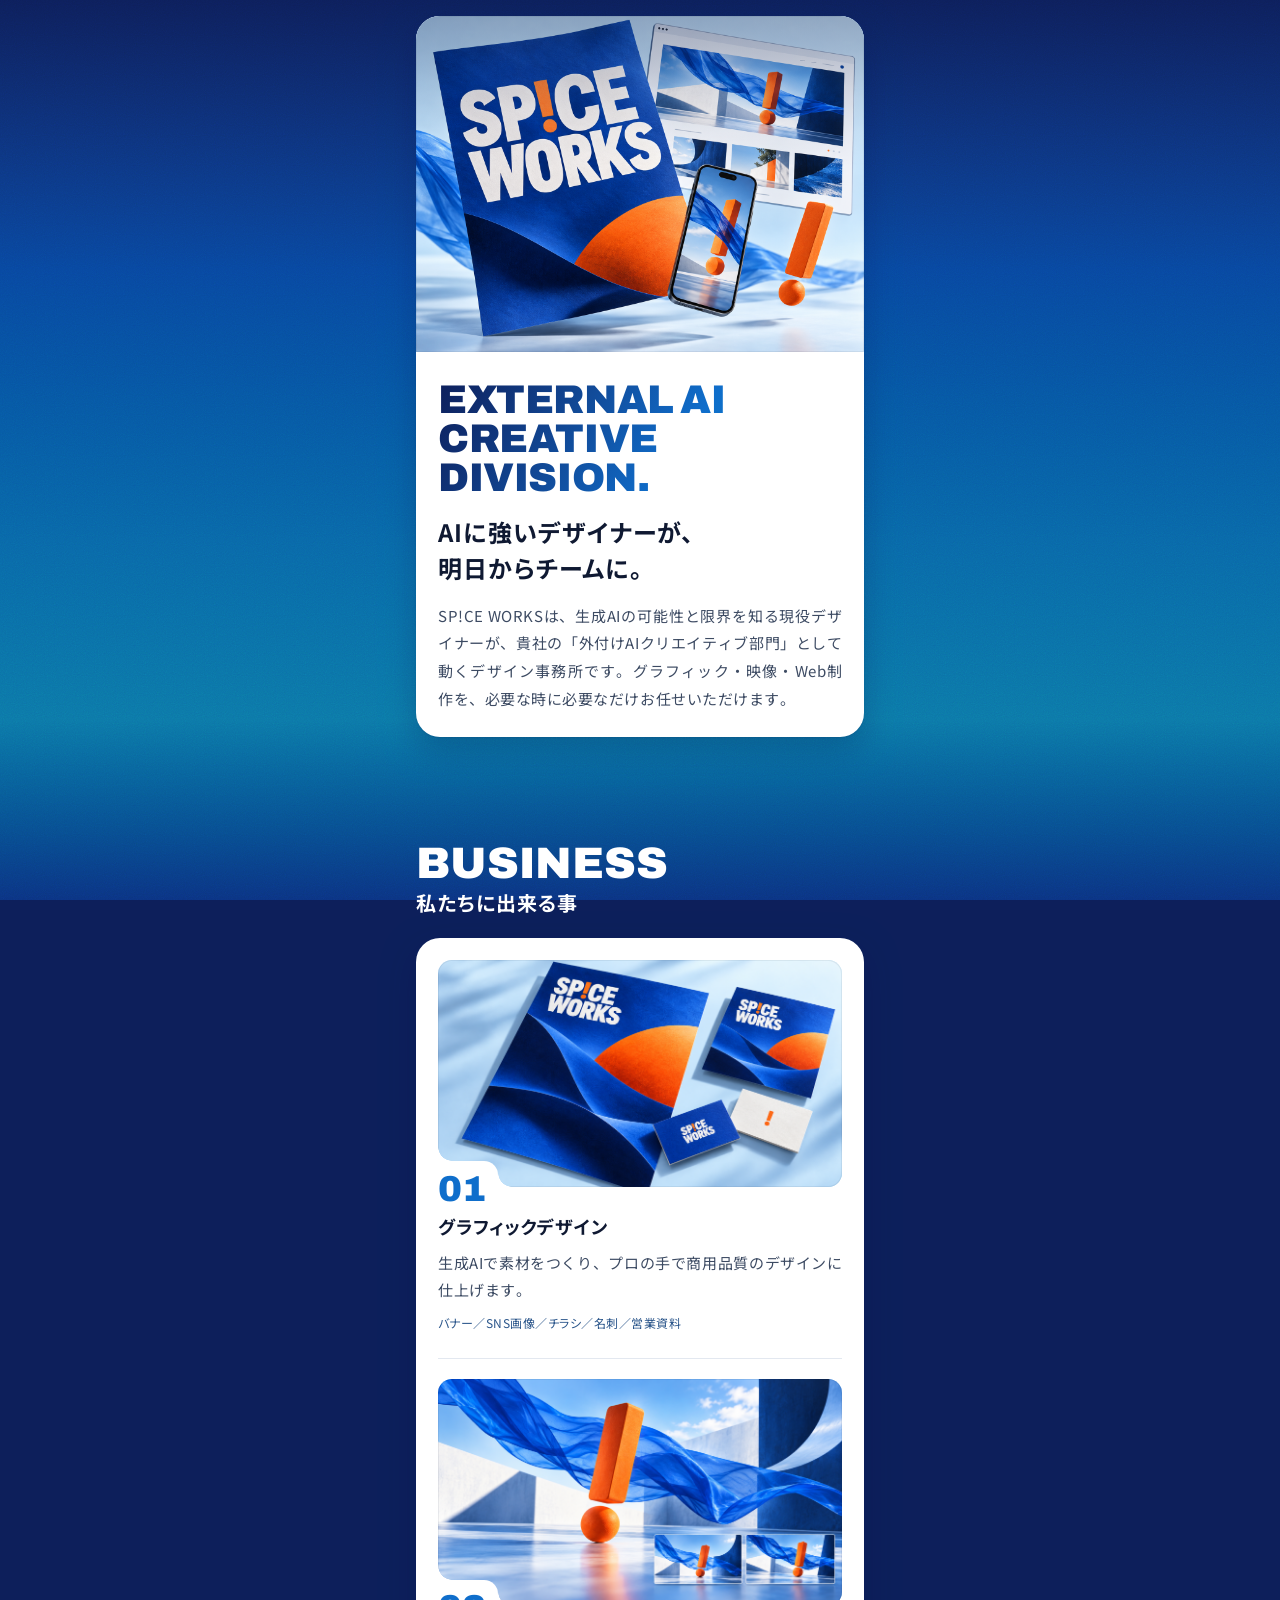
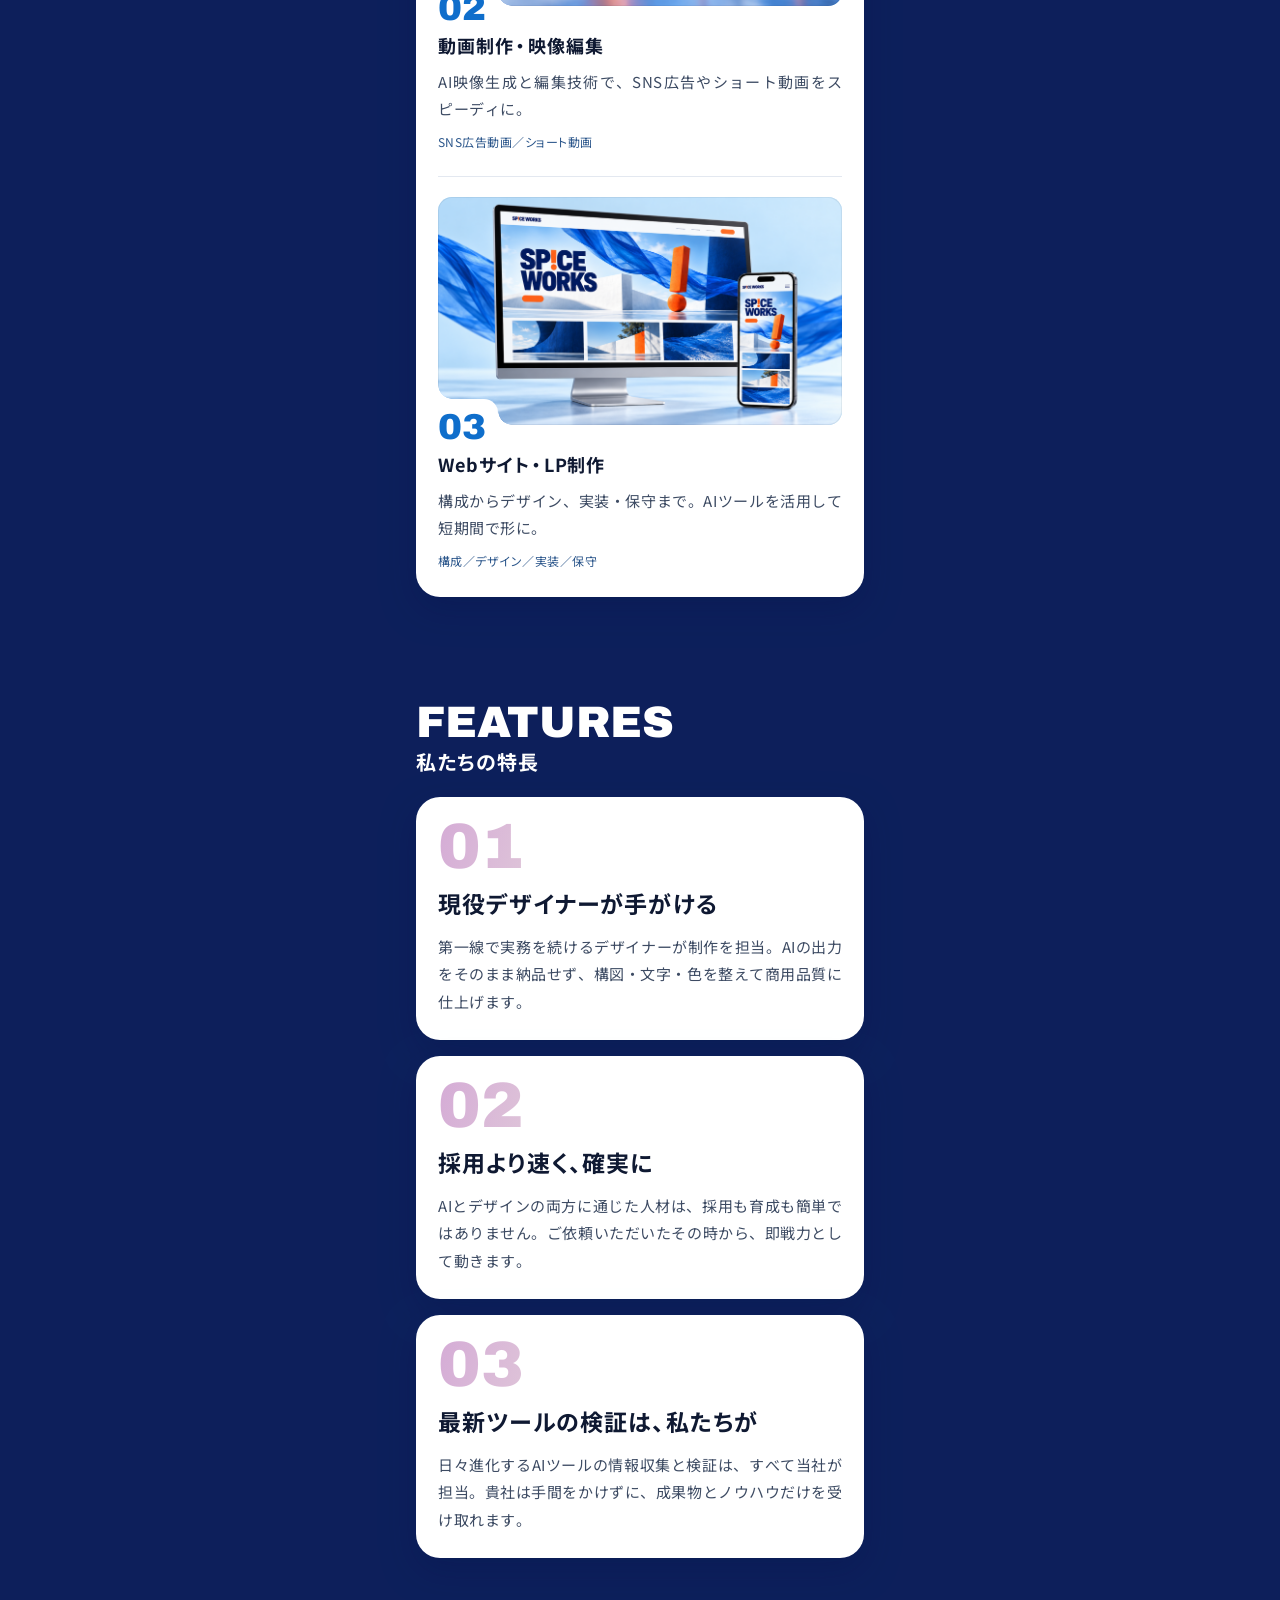
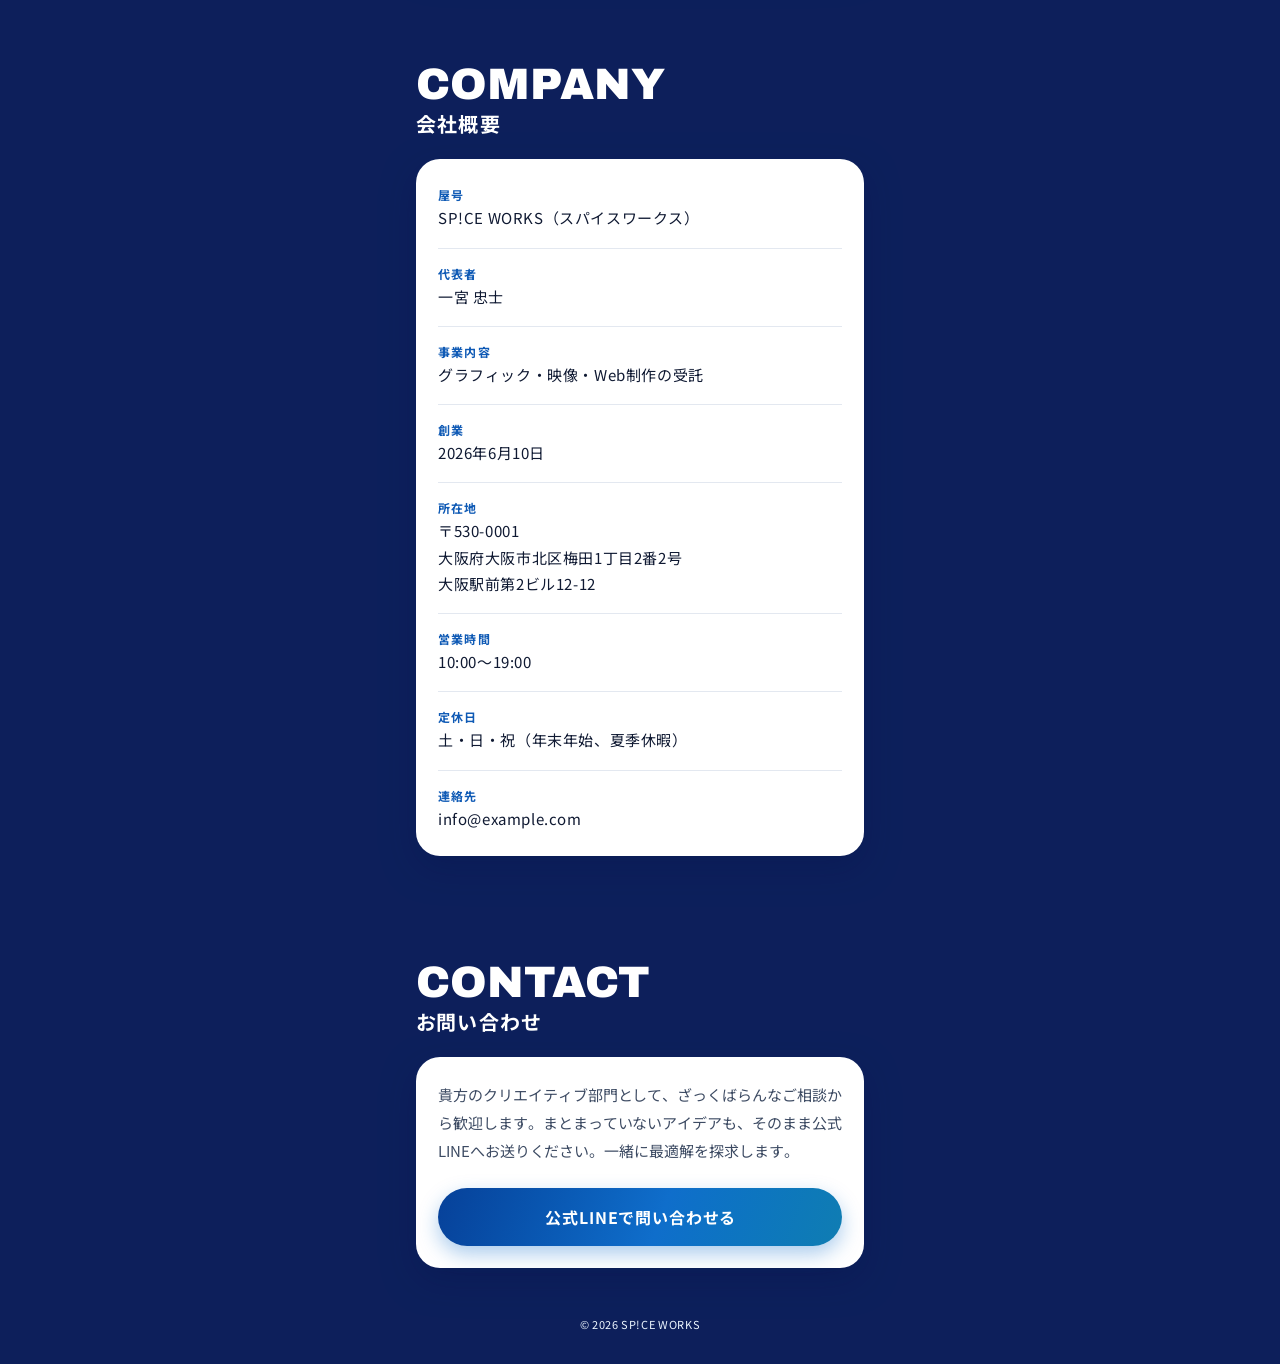
<file: index.html>
<!DOCTYPE html>
<html lang="ja">
<head>
<meta charset="utf-8">
<meta name="viewport" content="width=device-width, initial-scale=1, viewport-fit=cover">
<title>SP!CE WORKS（スパイスワークス）｜生成AIを活用したデザイン・映像・Web制作｜大阪</title>
<meta name="description" content="SP!CE WORKS（スパイスワークス）は、大阪・梅田のデザイン事務所です。生成AIの可能性と限界を知る現役デザイナーが、貴社の「外付けAIクリエイティブ部門」として画像・映像・Web制作を承ります。">
<meta name="theme-color" content="#0d1f5b"><!-- 背景上端 --navy-900 と同色。ブラウザの UI と背景を地続きに -->
<meta name="color-scheme" content="only light"><!-- 端末側の強制ダークモードで配色が反転するのを防ぐ -->
<link rel="canonical" href="https://example.com/">

<meta property="og:type" content="website">
<meta property="og:site_name" content="SP!CE WORKS">
<meta property="og:title" content="SP!CE WORKS（スパイスワークス）｜外付けAIクリエイティブ部門">
<meta property="og:description" content="生成AIの可能性と限界を知る現役デザイナーが、貴社の「外付けAIクリエイティブ部門」として画像・映像・Web制作を承ります。大阪・梅田。">
<meta property="og:url" content="https://example.com/">
<!-- TODO: ロゴと社名入りのOGP画像（1200×630）を用意して差し替え -->
<meta property="og:image" content="https://example.com/assets/img/ogp.png">
<meta name="twitter:card" content="summary_large_image">

<link rel="preconnect" href="https://fonts.googleapis.com">
<link rel="preconnect" href="https://fonts.gstatic.com" crossorigin>
<link href="https://fonts.googleapis.com/css2?family=Archivo:wght@800;900&family=Noto+Sans+JP:wght@400;700&family=JetBrains+Mono:wght@400&display=swap" rel="stylesheet">
<link rel="stylesheet" href="assets/css/style.css">
<script src="assets/js/main.js" defer></script>
</head>
<body>
<div class="bg" aria-hidden="true"></div>

<main class="main" id="top">

  <!-- ① ファーストビュー -->
  <section class="card hero js-fade">
    <div class="hero-visual">
      <!-- 左上はロゴが重なるので、主題は中央〜右下に置く（ずれる場合は img に style="--focus: 70% 50%" で調整） -->
      <div class="media media--hero">
        <img src="assets/image/H01_hero_v01.png" alt="" width="1448" height="1086" fetchpriority="high">
      </div>
      <p class="hero-logo" lang="en" hidden>SP!CE WORKS</p>
    </div>
    <div class="hero-body">
      <p class="hero-en" lang="en">EXTERNAL AI CREATIVE DIVISION.</p>
      <h1 class="hero-catch">AIに強い<wbr>デザイナーが、<br>明日から<wbr>チームに。</h1>
      <p class="text"><span class="nowrap" lang="en">SP!CE WORKS</span>は、生成AIの可能性と限界を知る現役デザイナーが、貴社の「外付けAIクリエイティブ部門」として動くデザイン事務所です。グラフィック・映像・Web制作を、必要な時に必要なだけお任せいただけます。</p>
    </div>
  </section>

  <!-- ② 事業内容
       画像：<img src="…" alt="…" width="1280" height="720" loading="lazy" decoding="async">
       左下は番号タブが重なる -->
  <section class="section" id="business" aria-labelledby="business-title">
    <div class="section-head">
      <h2 class="section-en" id="business-title" lang="en">BUSINESS</h2>
      <p class="section-ja">私たちに<wbr>出来る事</p>
    </div>
    <div class="card business js-fade">
      <ul class="services">
        <li class="service">
          <div class="media media--service"><img src="assets/image/B01_graphic_v01.png" alt="グラフィックデザインのイメージ" width="1672" height="941" loading="lazy" decoding="async"></div>
          <h3 class="service-head"><span class="num num--md num-tab">01</span><span class="service-title">グラフィック<wbr>デザイン</span></h3>
          <p class="text text--tight">生成AIで素材をつくり、プロの手で商用品質のデザインに仕上げます。</p>
          <p class="service-items">バナー／<wbr>SNS画像／<wbr>チラシ／<wbr>名刺／<wbr>営業資料</p>
        </li>
        <li class="service">
          <div class="media media--service"><img src="assets/image/B02_video_v01.png" alt="動画制作・映像編集のイメージ" width="1672" height="941" loading="lazy" decoding="async"></div>
          <h3 class="service-head"><span class="num num--md num-tab">02</span><span class="service-title">動画制作<span class="mid">・</span><wbr>映像編集</span></h3>
          <p class="text text--tight">AI映像生成と編集技術で、SNS広告やショート動画をスピーディに。</p>
          <p class="service-items">SNS広告動画／<wbr>ショート動画</p>
        </li>
        <li class="service">
          <div class="media media--service"><img src="assets/image/B03_web_v01.png" alt="Webサイト・LP制作のイメージ" width="1672" height="941" loading="lazy" decoding="async"></div>
          <h3 class="service-head"><span class="num num--md num-tab">03</span><span class="service-title">Webサイト<span class="mid">・</span><wbr>LP制作</span></h3>
          <p class="text text--tight">構成からデザイン、実装・保守まで。AIツールを活用して短期間で形に。</p>
          <p class="service-items">構成／<wbr>デザイン／<wbr>実装／<wbr>保守</p>
        </li>
      </ul>
      <!-- <div class="order">
        <p class="order-en" lang="en">HOW TO ORDER</p>
        <h3 class="order-title">1点からご依頼いただけます</h3>
        <p class="order-text">社内のデザイナーに頼むように、必要な時に1点からご依頼いただけます。</p>
      </div> -->
    </div>
  </section>

  <!-- ③ 私たちの特長
       文字主体版：.features--text を付けると画像を隠し、大きな番号を主役にする。
       外せば写真版（画像の左下に番号タブが重なる）に戻る。
       画像：<img src="…" alt="…" width="1440" height="960" loading="lazy" decoding="async"> -->
  <section class="section" id="features" aria-labelledby="features-title">
    <div class="section-head">
      <h2 class="section-en" id="features-title" lang="en">FEATURES</h2>
      <p class="section-ja">私たちの特長</p>
    </div>
    <ol class="features features--text">
      <li class="card feature js-fade">
        <div class="media media--feature"><img src="assets/image/F01_designer_v01.png" alt="" width="1536" height="1024" loading="lazy" decoding="async"></div>
        <div class="feature-body">
          <span class="num num--lg num-tab" aria-hidden="true">01</span>
          <h3 class="feature-title">現役<wbr>デザイナーが<wbr>手がける</h3>
          <p class="text">第一線で実務を続けるデザイナーが制作を担当。AIの出力をそのまま納品せず、構図・文字・色を整えて商用品質に仕上げます。</p>
        </div>
      </li>
      <li class="card feature js-fade">
        <div class="media media--feature"><img src="assets/image/F02_team_v01.png" alt="" width="1536" height="1024" loading="lazy" decoding="async"></div>
        <div class="feature-body">
          <span class="num num--lg num-tab" aria-hidden="true">02</span>
          <h3 class="feature-title">採用より<wbr>速く、<wbr>確実に</h3>
          <p class="text">AIとデザインの両方に通じた人材は、採用も育成も簡単ではありません。ご依頼いただいたその時から、即戦力として動きます。</p>
        </div>
      </li>
      <li class="card feature js-fade">
        <div class="media media--feature"><img src="assets/image/F03_validation_v01.png" alt="" width="1536" height="1024" loading="lazy" decoding="async"></div>
        <div class="feature-body">
          <span class="num num--lg num-tab" aria-hidden="true">03</span>
          <h3 class="feature-title">最新ツールの<wbr>検証は、<wbr>私たちが</h3>
          <p class="text">日々進化するAIツールの情報収集と検証は、すべて当社が担当。貴社は手間をかけずに、成果物とノウハウだけを受け取れます。</p>
        </div>
      </li>
    </ol>
  </section>

  <!-- ④ 会社概要 -->
  <section class="section" id="company" aria-labelledby="company-title">
    <div class="section-head">
      <h2 class="section-en" id="company-title" lang="en">COMPANY</h2>
      <p class="section-ja">会社概要</p>
    </div>
    <div class="card company js-fade">
      <dl class="company-list">
        <div class="company-row"><dt>屋号</dt><dd><span class="nowrap" lang="en">SP!CE WORKS</span>（スパイスワークス）</dd></div>
        <div class="company-row"><dt>代表者</dt><dd class="nowrap">一宮 忠士</dd></div>
        <div class="company-row"><dt>事業内容</dt><dd>グラフィック・映像・<wbr>Web制作の<wbr>受託</dd></div>
        <div class="company-row"><dt>創業</dt><dd>2026年6月10日</dd></div>
        <div class="company-row">
          <dt>所在地</dt>
          <dd>
            <span class="postal">〒530-0001</span><br>
            大阪府大阪市北区<wbr>梅田1丁目2番2号<br>
            大阪駅前第2ビル<span class="nowrap">12-12</span>
            <!-- <a class="map-link" href="https://www.google.com/maps/search/?api=1&amp;query=%E5%A4%A7%E9%98%AA%E5%BA%9C%E5%A4%A7%E9%98%AA%E5%B8%82%E5%8C%97%E5%8C%BA%E6%A2%85%E7%94%B01%E4%B8%81%E7%9B%AE2%E7%95%AA2%E5%8F%B7%20%E5%A4%A7%E9%98%AA%E9%A7%85%E5%89%8D%E7%AC%AC2%E3%83%93%E3%83%AB" target="_blank" rel="noopener"><span>Googleマップで見る</span><span aria-hidden="true">↗</span></a> -->
          </dd>
        </div>
        <div class="company-row"><dt>営業時間</dt><dd>10:00〜19:00</dd></div>
        <div class="company-row"><dt>定休日</dt><dd>土・日・祝<wbr>（年末年始、<wbr>夏季休暇）</dd></div>
        <div class="company-row"><dt>連絡先</dt><dd lang="en">info@example.com</dd></div>
      </dl>
    </div>
  </section>

  <!-- ⑤ お問い合わせ -->
  <section class="section" id="contact" aria-labelledby="contact-title">
    <div class="section-head">
      <h2 class="section-en" id="contact-title" lang="en">CONTACT</h2>
      <p class="section-ja">お問い合わせ</p>
    </div>
    <div class="card contact js-fade">
      <p class="text">貴方のクリエイティブ部門として、ざっくばらんなご相談から歓迎します。まとまっていないアイデアも、そのまま公式LINEへお送りください。一緒に最適解を探求します。</p>
      <div class="contact-actions">
        <!-- TODO: 公式LINEのURLは公開前に本番用へ差し替え -->
        <a class="btn btn--primary" href="https://line.me/R/ti/p/@example" target="_blank" rel="noopener">公式LINEで<wbr>問い合わせる</a>
      </div>
    </div>
  </section>

</main>

<footer class="footer">
  <!-- <span class="footer-logo">SP!CE WORKS</span> -->
  <small class="footer-copy" lang="en">© 2026 SP!CE WORKS</small>
</footer>
</body>
</html>
</file>
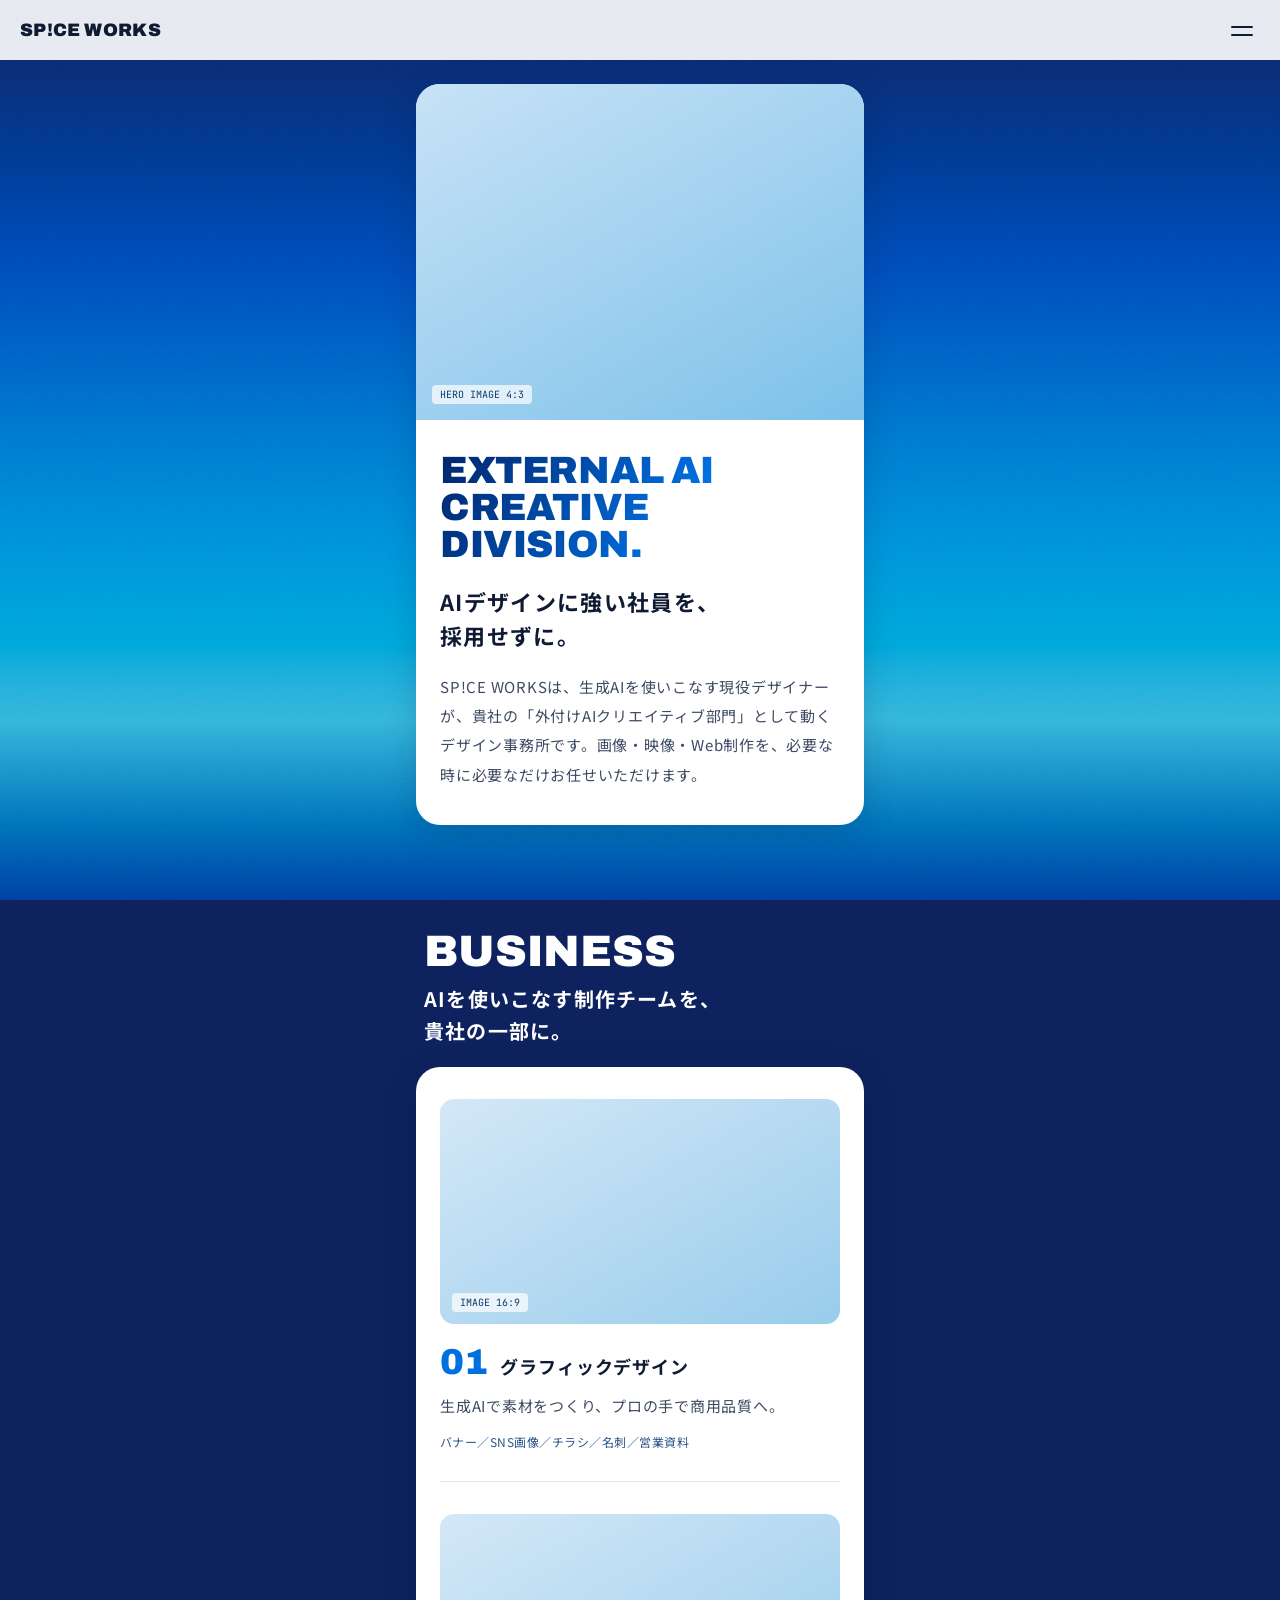
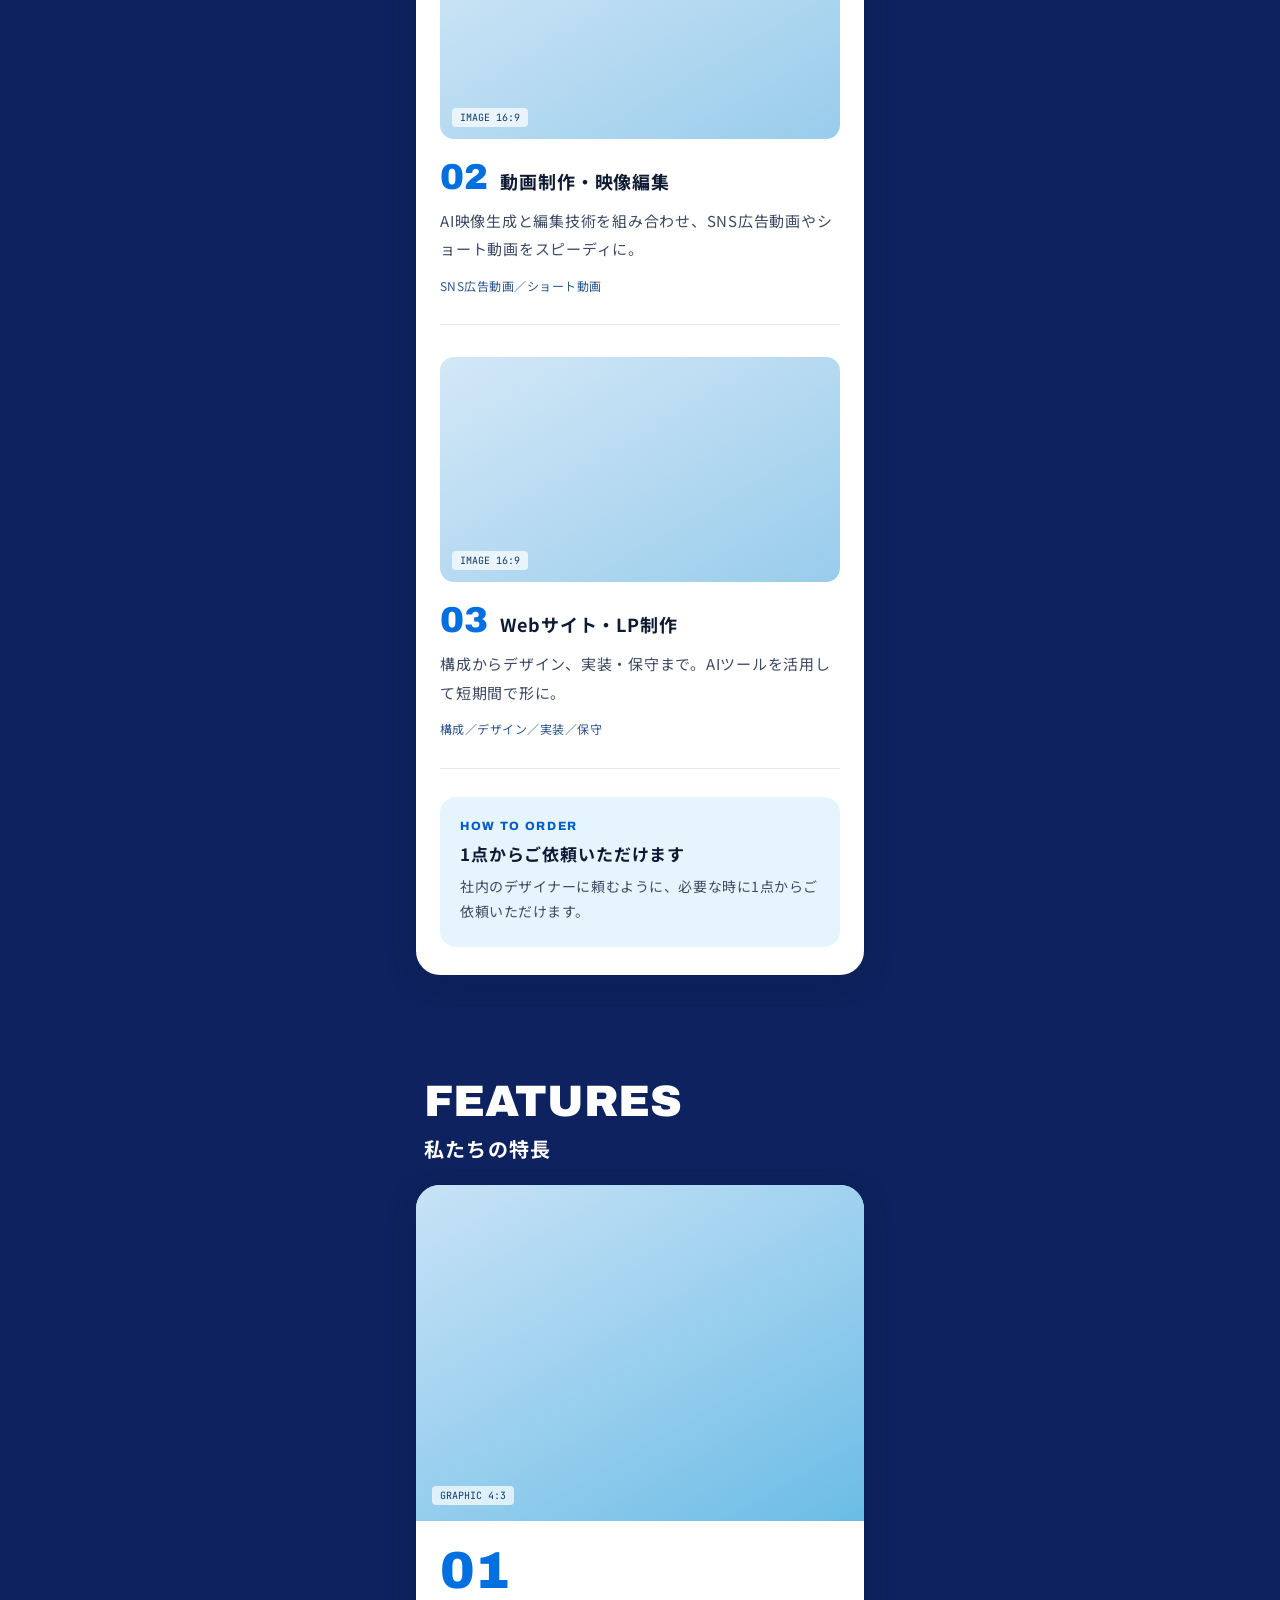
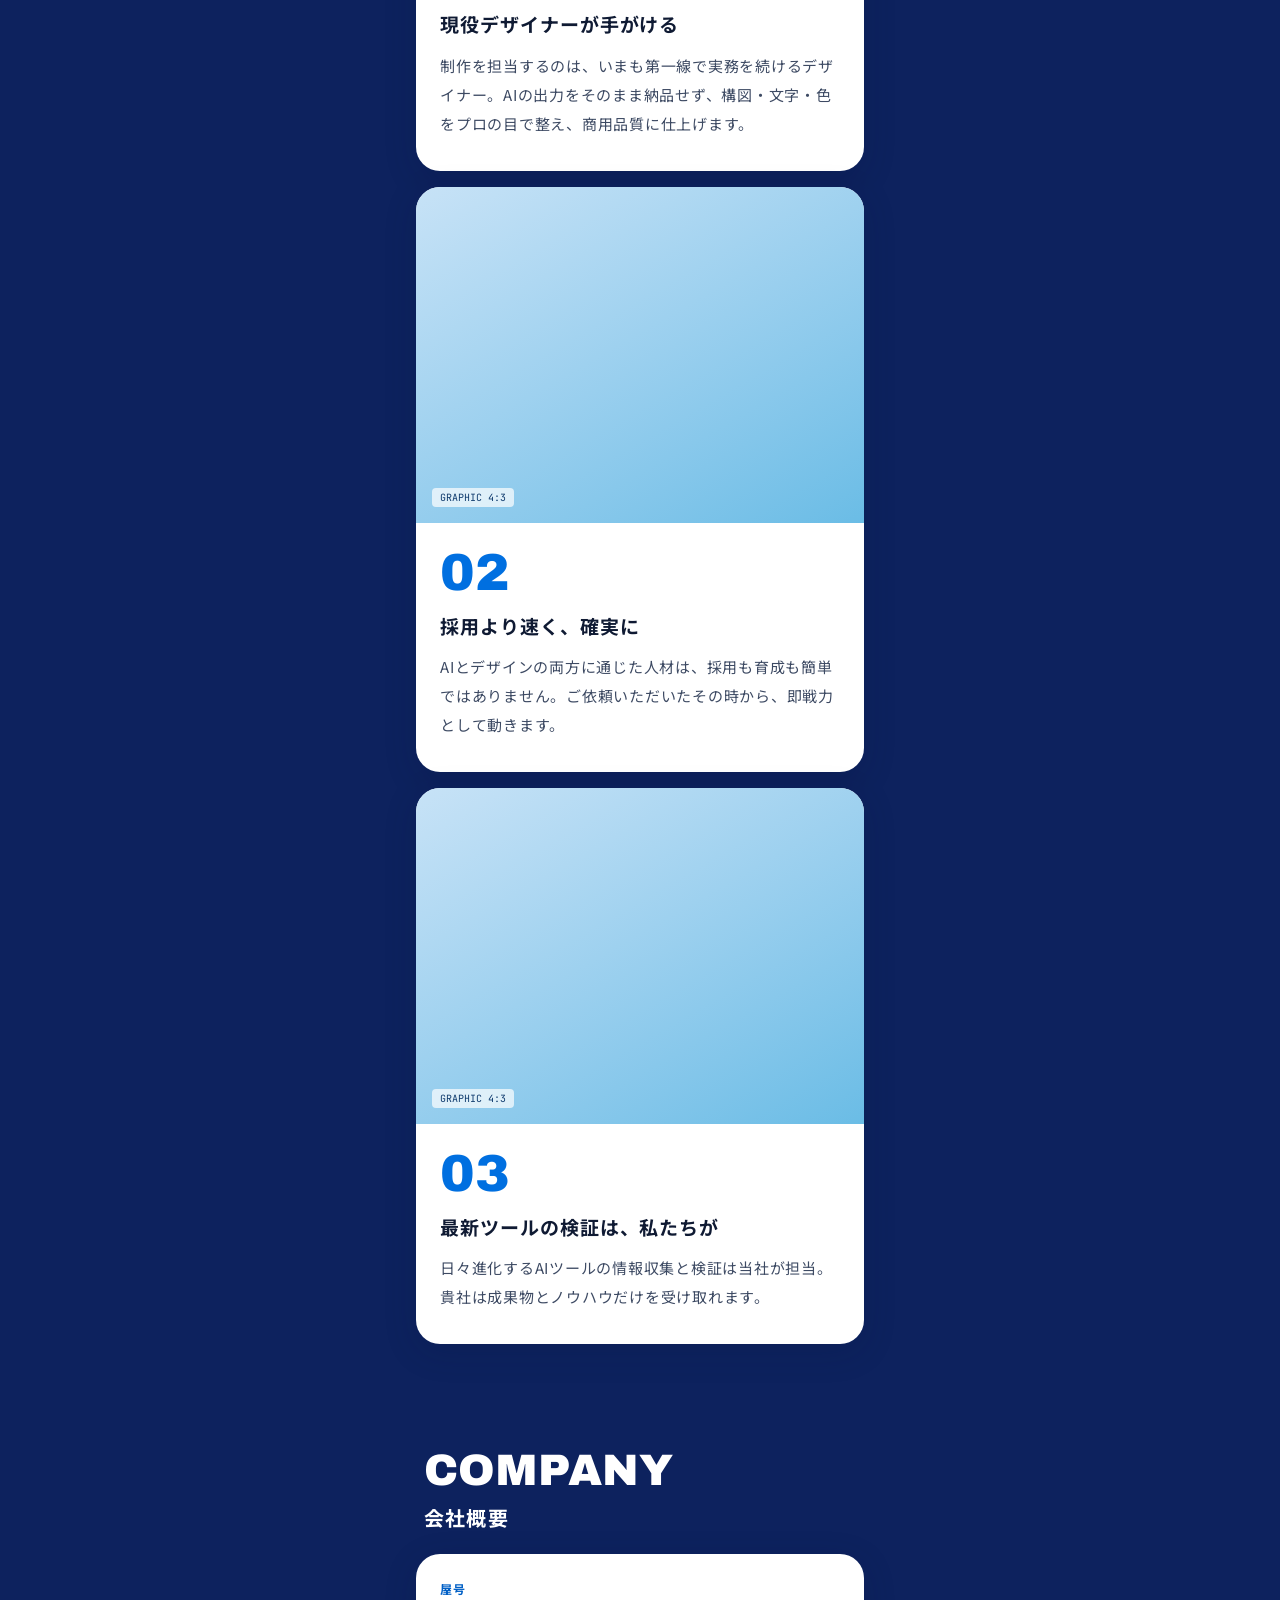
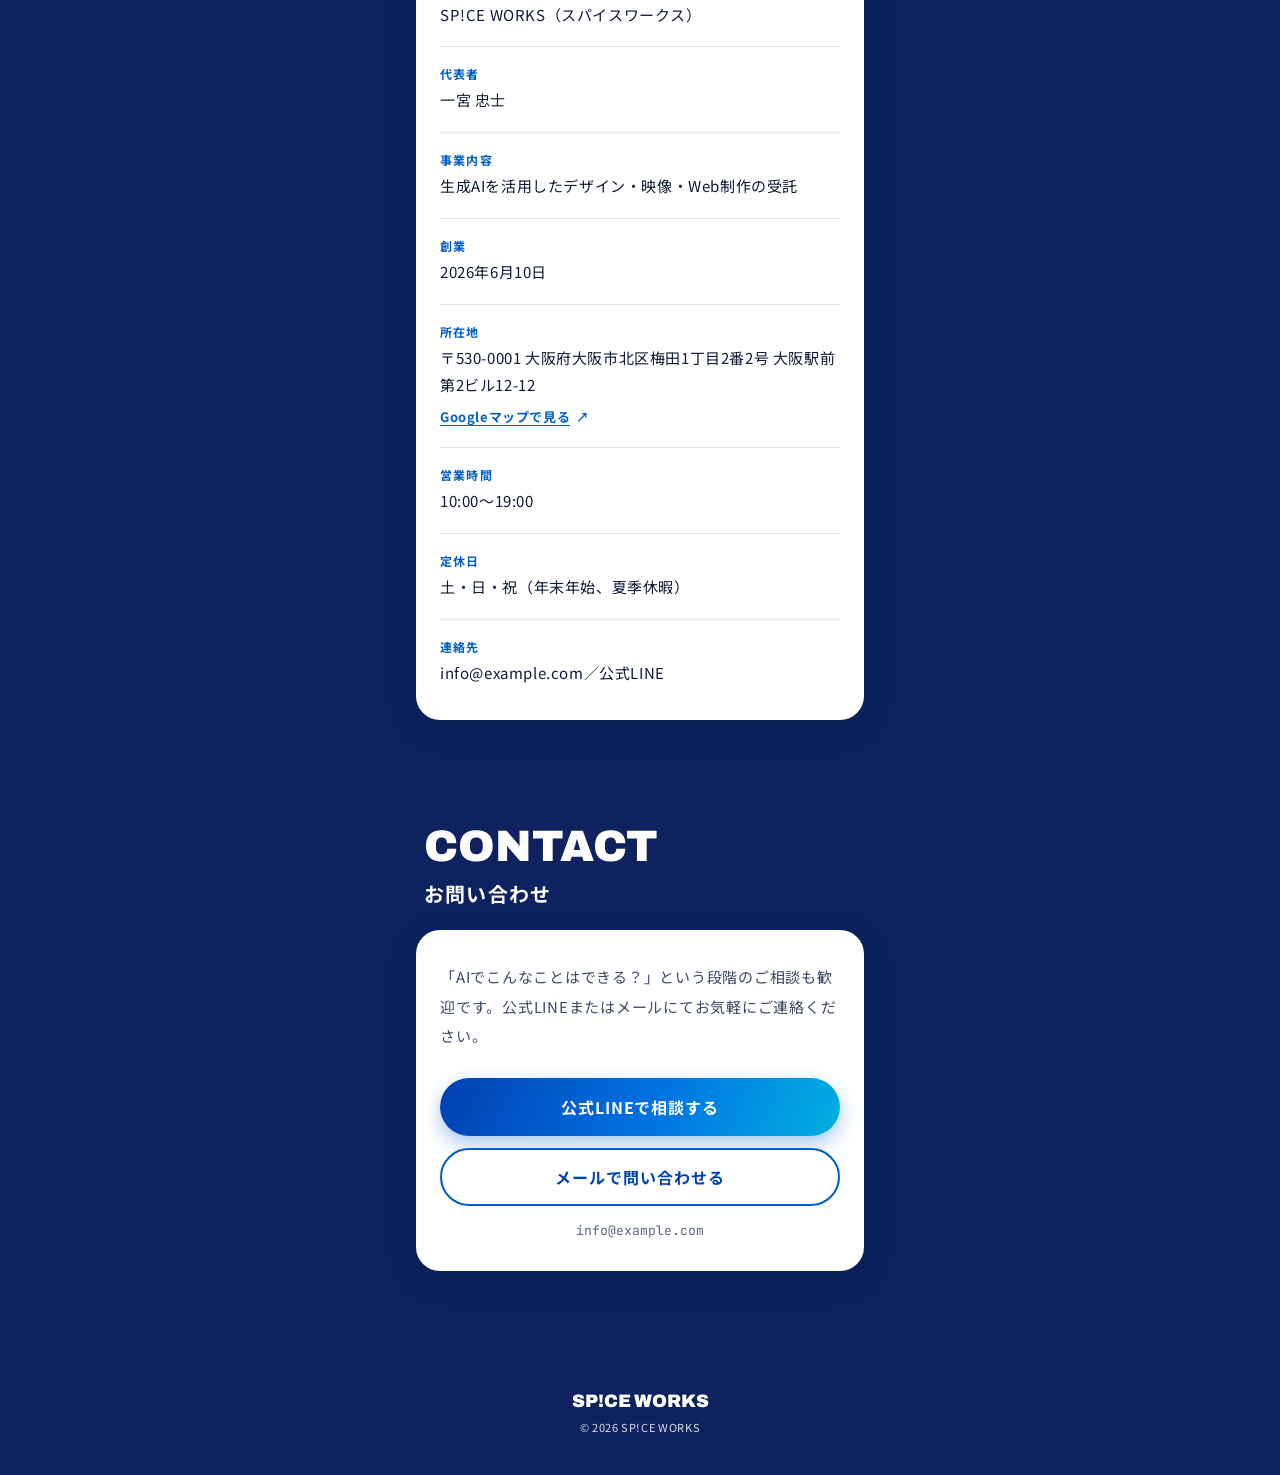
<file: docs/index.html>
<!DOCTYPE html>
<html lang="ja">
<head>
<meta charset="utf-8">
<meta name="viewport" content="width=device-width, initial-scale=1, viewport-fit=cover">
<title>SP!CE WORKS（スパイスワークス）｜生成AIを活用したデザイン・映像・Web制作｜大阪</title>
<meta name="description" content="SP!CE WORKS（スパイスワークス）は、大阪・梅田のデザイン事務所です。生成AIを使いこなす現役デザイナーが、貴社の「外付けAIクリエイティブ部門」として画像・映像・Web制作を承ります。">
<meta name="theme-color" content="#1c2a6b">
<link rel="canonical" href="https://example.com/">

<meta property="og:type" content="website">
<meta property="og:site_name" content="SP!CE WORKS">
<meta property="og:title" content="SP!CE WORKS（スパイスワークス）｜外付けAIクリエイティブ部門">
<meta property="og:description" content="生成AIを使いこなす現役デザイナーが、貴社の「外付けAIクリエイティブ部門」として画像・映像・Web制作を承ります。大阪・梅田。">
<meta property="og:url" content="https://example.com/">
<!-- TODO: ロゴと社名入りのOGP画像（1200×630）を用意して差し替え -->
<meta property="og:image" content="https://example.com/assets/img/ogp.png">
<meta name="twitter:card" content="summary_large_image">

<link rel="preconnect" href="https://fonts.googleapis.com">
<link rel="preconnect" href="https://fonts.gstatic.com" crossorigin>
<link href="https://fonts.googleapis.com/css2?family=Archivo:wght@800;900&family=Noto+Sans+JP:wght@400;700&family=JetBrains+Mono:wght@400&display=swap" rel="stylesheet">
<link rel="stylesheet" href="assets/css/style.css">
<script src="assets/js/main.js" defer></script>
</head>
<body>
<div class="bg" aria-hidden="true"></div>

<header class="header">
  <a class="logo" href="#top" aria-label="SP!CE WORKS トップへ">SP!CE WORKS</a>
  <button class="menu-btn" type="button" aria-controls="global-nav" aria-expanded="false" aria-label="メニューを開く">
    <span></span><span></span>
  </button>
</header>

<nav class="nav" id="global-nav" aria-label="グローバルナビゲーション" hidden>
  <ul>
    <li><a href="#business"><span class="nav-en">BUSINESS</span><span class="nav-ja">事業内容</span></a></li>
    <li><a href="#features"><span class="nav-en">FEATURES</span><span class="nav-ja">私たちの特長</span></a></li>
    <li><a href="#company"><span class="nav-en">COMPANY</span><span class="nav-ja">会社概要</span></a></li>
    <li><a href="#contact"><span class="nav-en">CONTACT</span><span class="nav-ja">お問い合わせ</span></a></li>
  </ul>
</nav>

<main class="main" id="top">

  <!-- ① ファーストビュー -->
  <section class="card hero js-fade">
    <div class="ph ph--hero" role="img" aria-label="イメージ画像">
      <span class="ph-label">HERO IMAGE 4:3</span>
    </div>
    <div class="hero-body">
      <p class="hero-en" lang="en">EXTERNAL AI CREATIVE DIVISION.</p>
      <h1 class="hero-catch">AIデザインに強い社員を、<br>採用せずに。</h1>
      <p class="text">SP!CE WORKSは、生成AIを使いこなす現役デザイナーが、貴社の「外付けAIクリエイティブ部門」として動くデザイン事務所です。画像・映像・Web制作を、必要な時に必要なだけお任せいただけます。</p>
    </div>
  </section>

  <!-- ② 事業内容 -->
  <section class="section" id="business" aria-labelledby="business-title">
    <div class="section-head">
      <h2 class="section-en" id="business-title" lang="en">BUSINESS</h2>
      <p class="section-ja">AIを使いこなす制作チームを、<br>貴社の一部に。</p>
    </div>
    <div class="card business js-fade">
      <ul class="services">
        <li class="service">
          <div class="ph ph--service" role="img" aria-label="グラフィックデザインのイメージ"><span class="ph-label">IMAGE 16:9</span></div>
          <h3 class="service-head"><span class="num num--md">01</span><span class="service-title">グラフィックデザイン</span></h3>
          <p class="text text--tight">生成AIで素材をつくり、プロの手で商用品質へ。</p>
          <p class="service-items">バナー／SNS画像／チラシ／名刺／営業資料</p>
        </li>
        <li class="service">
          <div class="ph ph--service" role="img" aria-label="動画制作・映像編集のイメージ"><span class="ph-label">IMAGE 16:9</span></div>
          <h3 class="service-head"><span class="num num--md">02</span><span class="service-title">動画制作・映像編集</span></h3>
          <p class="text text--tight">AI映像生成と編集技術を組み合わせ、SNS広告動画やショート動画をスピーディに。</p>
          <p class="service-items">SNS広告動画／ショート動画</p>
        </li>
        <li class="service">
          <div class="ph ph--service" role="img" aria-label="Webサイト・LP制作のイメージ"><span class="ph-label">IMAGE 16:9</span></div>
          <h3 class="service-head"><span class="num num--md">03</span><span class="service-title">Webサイト・LP制作</span></h3>
          <p class="text text--tight">構成からデザイン、実装・保守まで。AIツールを活用して短期間で形に。</p>
          <p class="service-items">構成／デザイン／実装／保守</p>
        </li>
      </ul>
      <div class="order">
        <p class="order-en" lang="en">HOW TO ORDER</p>
        <h3 class="order-title">1点からご依頼いただけます</h3>
        <p class="order-text">社内のデザイナーに頼むように、必要な時に1点からご依頼いただけます。</p>
      </div>
    </div>
  </section>

  <!-- ③ 私たちの特長 -->
  <section class="section" id="features" aria-labelledby="features-title">
    <div class="section-head">
      <h2 class="section-en" id="features-title" lang="en">FEATURES</h2>
      <p class="section-ja">私たちの特長</p>
    </div>
    <ol class="features">
      <li class="card feature js-fade">
        <div class="ph ph--feature" role="img" aria-label="イメージグラフィック"><span class="ph-label">GRAPHIC 4:3</span></div>
        <div class="feature-body">
          <span class="num num--lg" aria-hidden="true">01</span>
          <h3 class="feature-title">現役デザイナーが手がける</h3>
          <p class="text">制作を担当するのは、いまも第一線で実務を続けるデザイナー。AIの出力をそのまま納品せず、構図・文字・色をプロの目で整え、商用品質に仕上げます。</p>
        </div>
      </li>
      <li class="card feature js-fade">
        <div class="ph ph--feature" role="img" aria-label="イメージグラフィック"><span class="ph-label">GRAPHIC 4:3</span></div>
        <div class="feature-body">
          <span class="num num--lg" aria-hidden="true">02</span>
          <h3 class="feature-title">採用より速く、確実に</h3>
          <p class="text">AIとデザインの両方に通じた人材は、採用も育成も簡単ではありません。ご依頼いただいたその時から、即戦力として動きます。</p>
        </div>
      </li>
      <li class="card feature js-fade">
        <div class="ph ph--feature" role="img" aria-label="イメージグラフィック"><span class="ph-label">GRAPHIC 4:3</span></div>
        <div class="feature-body">
          <span class="num num--lg" aria-hidden="true">03</span>
          <h3 class="feature-title">最新ツールの検証は、私たちが</h3>
          <p class="text">日々進化するAIツールの情報収集と検証は当社が担当。貴社は成果物とノウハウだけを受け取れます。</p>
        </div>
      </li>
    </ol>
  </section>

  <!-- ④ 会社概要 -->
  <section class="section" id="company" aria-labelledby="company-title">
    <div class="section-head">
      <h2 class="section-en" id="company-title" lang="en">COMPANY</h2>
      <p class="section-ja">会社概要</p>
    </div>
    <div class="card company js-fade">
      <dl class="company-list">
        <div class="company-row"><dt>屋号</dt><dd>SP!CE WORKS（スパイスワークス）</dd></div>
        <div class="company-row"><dt>代表者</dt><dd>一宮 忠士</dd></div>
        <div class="company-row"><dt>事業内容</dt><dd>生成AIを活用したデザイン・映像・Web制作の受託</dd></div>
        <div class="company-row"><dt>創業</dt><dd>2026年6月10日</dd></div>
        <div class="company-row">
          <dt>所在地</dt>
          <dd>
            〒530-0001 大阪府大阪市北区梅田1丁目2番2号 大阪駅前第2ビル12-12
            <a class="map-link" href="https://www.google.com/maps/search/?api=1&amp;query=%E5%A4%A7%E9%98%AA%E5%BA%9C%E5%A4%A7%E9%98%AA%E5%B8%82%E5%8C%97%E5%8C%BA%E6%A2%85%E7%94%B01%E4%B8%81%E7%9B%AE2%E7%95%AA2%E5%8F%B7%20%E5%A4%A7%E9%98%AA%E9%A7%85%E5%89%8D%E7%AC%AC2%E3%83%93%E3%83%AB" target="_blank" rel="noopener"><span>Googleマップで見る</span><span aria-hidden="true">↗</span></a>
          </dd>
        </div>
        <div class="company-row"><dt>営業時間</dt><dd>10:00〜19:00</dd></div>
        <div class="company-row"><dt>定休日</dt><dd>土・日・祝（年末年始、夏季休暇）</dd></div>
        <div class="company-row"><dt>連絡先</dt><dd>info@example.com／公式LINE</dd></div>
      </dl>
    </div>
  </section>

  <!-- ⑤ お問い合わせ -->
  <section class="section" id="contact" aria-labelledby="contact-title">
    <div class="section-head">
      <h2 class="section-en" id="contact-title" lang="en">CONTACT</h2>
      <p class="section-ja">お問い合わせ</p>
    </div>
    <div class="card contact js-fade">
      <p class="text">「AIでこんなことはできる？」という段階のご相談も歓迎です。公式LINEまたはメールにてお気軽にご連絡ください。</p>
      <div class="contact-actions">
        <!-- TODO: 公式LINEのURL・メールアドレスは公開前に本番用へ差し替え -->
        <a class="btn btn--primary" href="https://line.me/R/ti/p/@example" target="_blank" rel="noopener">公式LINEで相談する</a>
        <a class="btn btn--secondary" href="mailto:info@example.com">メールで問い合わせる</a>
        <p class="contact-mail">info@example.com</p>
      </div>
    </div>
  </section>

</main>

<footer class="footer">
  <span class="footer-logo">SP!CE WORKS</span>
  <small class="footer-copy">© 2026 SP!CE WORKS</small>
</footer>
</body>
</html>
</file>
<file: assets/css/style.css>
/* ==========================================================================
   SP!CE WORKS — mobile-first (designed at 375px)
   ========================================================================== */

:root {
  /* ------------------------------------------------------------------------
     配色
     色相を 紺 266° → 青 254° → 空色 236° の一本の軸にそろえ、無彩色も紺へ寄せる。
     ・白文字を載せる色（背景・ボタン）は、白とのコントラスト 4.5:1 以上
     ・既定値は sRGB の色域内。色域外の色はブラウザごとに丸め方が違い色相がずれるため。
       P3 ディスプレイでは下の @media で彩度だけ上げる（明度は同じなのでコントラストも同じ）
     ------------------------------------------------------------------------ */

  /* 無彩色（紺みのグレー） */
  --ink: oklch(0.22 0.05 265);   /* 見出し・本文の濃色      白地 17.4:1 */
  --text: oklch(0.41 0.045 262); /* 本文                    白地 8.8:1 */
  --muted: oklch(0.5 0.04 262);  /* 補足                    白地 6.0:1 */
  --line: oklch(0.93 0.012 255); /* 罫線 */
  --white: #fff;

  /* ブランドの青 */
  --navy-900: oklch(0.27 0.11 266);  /* 背景上端・theme-color */
  --navy-800: oklch(0.35 0.14 262);  /* 背景下端 */
  --blue-700: oklch(0.4 0.155 260);  /* 濃い青・ホバー      白地 9.5:1 */
  --blue-600: oklch(0.48 0.16 257);  /* リンク・ラベル      白地 6.7:1 */
  --blue-500: oklch(0.54 0.165 254); /* 番号などの主役の青  白地 5.1:1 */
  --cyan-500: oklch(0.56 0.12 238);  /* グラデーション終端  白地 4.6:1 */
  --blue-soft: oklch(0.45 0.1 255);  /* 落ち着いた青の文字  白地 7.5:1 */
  --blue-100: oklch(0.92 0.04 243);  /* 選択範囲 */
  --blue-50: oklch(0.97 0.015 245);  /* 淡い面・紺地の小さな文字 */

  /* 旧名（既存のクラスから参照） */
  --blue: var(--blue-500);
  --blue-link: var(--blue-600);
  --blue-link-hover: var(--blue-700);
  --blue-tint: var(--blue-50);

  /* 背景グラデーションの各段。明るい帯でも白文字 4.9:1 を保つ（旧 L0.72 は 2.4:1） */
  --bg-1: var(--navy-900);
  --bg-2: oklch(0.42 0.155 259);
  --bg-3: oklch(0.5 0.128 247);
  --bg-4: oklch(0.54 0.113 236);
  --bg-5: var(--navy-800);

  /* 背景トーン（デザインの Tweaks: 濃紺→シアン / ブルー均一 / ディープ） */
  --bg-navy-cyan: linear-gradient(180deg, var(--bg-1) 0%, var(--bg-2) 30%, var(--bg-3) 60%, var(--bg-4) 80%, var(--bg-5) 100%);
  --bg-blue-flat: linear-gradient(180deg, oklch(0.48 0.15 256) 0%, oklch(0.53 0.14 248) 50%, oklch(0.46 0.15 258) 100%);
  --bg-deep: linear-gradient(180deg, oklch(0.22 0.08 265) 0%, var(--navy-800) 45%, var(--blue-600) 75%, oklch(0.25 0.1 265) 100%);
  --bg: var(--bg-navy-cyan);

  --card-radius: 24px;
  --media-radius: 14px;
  /* 影は黒でなく背景と同じ紺で落とす。近い影＋遠い影の二層で浮きを自然に */
  --card-shadow:
    0 1px 2px oklch(0.2 0.1 262 / 0.12),
    0 12px 32px oklch(0.2 0.1 262 / 0.22);
  --section-gap: clamp(72px, 20vw, 104px);
  --card-pad-x: 22px; /* 375px 幅で本文が 19 字詰め・字間 ≒0.05em になる値 */
  /* カード内の余白の規則（見た目の距離＝行間の半分を除いた文字の上下端から測る）
     ・文字の端 → カード端：30px
     ・画像やボタンなど物の縁 → カード端：左右と同じ 22px
     下の各 padding は、この見た目の距離になるよう半行間ぶんを差し引いた値 */

  --font-en: "Archivo", sans-serif;
  /* Web フォント読み込み前・失敗時も、OS の上質な和文ゴシックで組む */
  --font-ja: "Noto Sans JP", "Hiragino Sans", "Hiragino Kaku Gothic ProN", "Yu Gothic Medium", "YuGothic", "Meiryo", sans-serif;
  --font-mono: "JetBrains Mono", monospace;
}

/* P3 ディスプレイ（iPhone・Mac など）：同じ明度のまま彩度を上げる */
@media (color-gamut: p3) {
  :root {
    --blue-700: oklch(0.4 0.18 260);
    --blue-600: oklch(0.48 0.19 257);
    --blue-500: oklch(0.54 0.2 254);
    --cyan-500: oklch(0.56 0.15 236);
    --bg-2: oklch(0.42 0.19 259);
    --bg-3: oklch(0.5 0.17 247);
    --bg-4: oklch(0.54 0.15 236);
    --bg-5: oklch(0.35 0.17 262);
  }
}

*,
*::before,
*::after { box-sizing: border-box; }

html {
  scroll-behavior: smooth;
  scroll-padding-top: 16px;
  -webkit-text-size-adjust: 100%;
}

body {
  margin: 0;
  background: var(--navy-900); /* オーバースクロール時に見える色＝背景上端 */
  font-family: var(--font-ja);
  color: var(--ink);
  -webkit-font-smoothing: antialiased;
  line-break: strict; /* 行頭に小書き文字・長音・約物を置かない */
  overflow-wrap: anywhere;
  text-autospace: normal; /* 和欧間に 1/8em のアキ（対応ブラウザのみ） */
  text-spacing-trim: normal; /* 約物の連続（、「 など）を詰める */
  overflow-x: hidden;
}

h1, h2, h3, p, ul, ol, dl, dd { margin: 0; padding: 0; }
ul, ol { list-style: none; }

.nowrap { white-space: nowrap; }

a { color: var(--blue-link); text-decoration: underline; }
a:hover { color: var(--blue-link-hover); }

:focus-visible { outline: 3px solid var(--blue-600); outline-offset: 3px; } /* 白地で 6.7:1 */

::selection { background: var(--blue-100); color: var(--ink); }

@media (prefers-reduced-motion: reduce) {
  html { scroll-behavior: auto; }
}

/* --------------------------------------------------------------------------
   固定背景（iOS Safari は background-attachment: fixed 非対応のため別レイヤー）
   -------------------------------------------------------------------------- */
.bg {
  position: fixed;
  inset: 0;
  height: 100vh;
  height: 100lvh;
  z-index: -1;
  background: var(--bg);
  pointer-events: none;
}
.bg::after {
  content: "";
  position: absolute;
  inset: 0;
  opacity: 0.18;
  mix-blend-mode: overlay;
  background-image: url("data:image/svg+xml;utf8,<svg xmlns='http://www.w3.org/2000/svg' width='160' height='160'><filter id='n'><feTurbulence type='fractalNoise' baseFrequency='0.9' numOctaves='2' stitchTiles='stitch'/></filter><rect width='100%25' height='100%25' filter='url(%23n)'/></svg>");
}
/* --------------------------------------------------------------------------
   Layout
   -------------------------------------------------------------------------- */
.main {
  display: flex;
  flex-direction: column;
  gap: var(--section-gap);
  max-width: 480px; /* PC版デザイン確定までは SP レイアウトを中央寄せ */
  margin: 0 auto;
  padding: 16px max(16px, env(safe-area-inset-right)) 0 max(16px, env(safe-area-inset-left));
}

.card {
  background: var(--white);
  border-radius: var(--card-radius);
  box-shadow: var(--card-shadow);
}

.section {
  display: flex;
  flex-direction: column;
  gap: 20px;
}
/* 英字＋和文の見出しを一塊にし（間を詰める）、カードとは間を空けてラベルとして読ませる。
   左端はカードの縁にそろえる（旧 4px 内側は、縁とも本文とも合わない半端な位置だった） */
.section-head {
  display: flex;
  flex-direction: column;
  gap: 2px;
  color: var(--white);
}
.section-en {
  font-family: var(--font-en);
  font-weight: 900;
  font-size: clamp(38px, 11.5vw, 44px);
  line-height: 1;
}

/* 和文見出し：約物を詰め（palt）、<wbr> を置いた文節でのみ改行して行長をそろえる
   （auto-phrase は Chrome 限定のため、keep-all + <wbr> で全ブラウザ同じ改行に） */
.hero-catch,
.section-ja,
.service-title,
.feature-title,
.order-title,
.btn {
  font-feature-settings: "palt";
  font-kerning: normal; /* 源ノ角系の kern はプロポーショナル組で効かせる前提 */
  text-autospace: no-autospace; /* 詰め組の見出しでは和欧間アキが間延びして見える */
  word-break: keep-all;
  text-wrap: balance;
}
/* palt で半角幅まで詰まる中黒に、わずかにアキを戻す */
.mid { margin-inline: 0.12em; }
.section-ja {
  font-weight: 700;
  font-size: clamp(18px, 5.2vw, 20px);
  line-height: 1.55;
  letter-spacing: 0.06em;
}

/* 和文本文：ベタ組・両端揃え。
   kern は「す。」などの字間を詰めて字送りを乱すので切る。
   text-wrap: pretty は最終行調整で行を1字短く折り、その行を間延びさせるので使わない */
.text,
.order-text {
  text-align: justify;
  font-kerning: none;
}
.text {
  font-size: 15px;
  line-height: 1.85;
  letter-spacing: 0.04em;
  color: var(--text);
}
.text--tight { line-height: 1.8; }

/* 字送りグリッド：行長が字送りの整数倍でないと、端数を両端揃えが字間に配って
   行ごとにアキがばらつく。行長 W を 15.6px（15px + 0.04em）に最も近い字送りで
   N 字に割り切り、全行の文字が縦にもそろうようにする。
   末尾の字のあとの字間ぶん右へ張り出し、最終字の字面を版面の右端にそろえる。
   --n-adjust は main.js が段落末の泣き別れ回避に使う（+1 追い込み／−1 追い出し）。 */
.hero-body,
.business,
.feature-body,
.contact { container-type: inline-size; }

@supports (width: 1cqi) {
  .text {
    --n: 14;
    --cols: calc(var(--n) + var(--n-adjust, 0));
    --tracking: calc((100cqi - 0.5px - var(--cols) * 1em) / (var(--cols) - 1));
    letter-spacing: var(--tracking);
    margin-inline-end: calc(var(--tracking) * -1);
  }
}
/* 境界 = (N - 0.5) × 15.6px */
@container (width >= 226.2px) { .text { --n: 15; } }
@container (width >= 241.8px) { .text { --n: 16; } }
@container (width >= 257.4px) { .text { --n: 17; } }
@container (width >= 273px)   { .text { --n: 18; } }
@container (width >= 288.6px) { .text { --n: 19; } }
@container (width >= 304.2px) { .text { --n: 20; } }
@container (width >= 319.8px) { .text { --n: 21; } }
@container (width >= 335.4px) { .text { --n: 22; } }
@container (width >= 351px)   { .text { --n: 23; } }
@container (width >= 366.6px) { .text { --n: 24; } }
@container (width >= 382.2px) { .text { --n: 25; } }
@container (width >= 397.8px) { .text { --n: 26; } }
@container (width >= 413.4px) { .text { --n: 27; } }

.num {
  font-family: var(--font-en);
  font-weight: 900;
  font-variant-numeric: tabular-nums; /* 01〜03 の字幅をそろえ、見出しの頭をそろえる */
  line-height: 1;
  color: var(--blue);
}
.num--md { font-size: 36px; }
.num--lg { font-size: 48px; }

/* --------------------------------------------------------------------------
   画像枠
   比率で格を付ける：ヒーロー 4:3 ＞ 特長 3:2 ＞ 事業 16:9。
   枠の中に <img> を入れるだけで、比率を保ったままトリミングされる。
   背景のグラデーションは仮置きの見た目を兼ね、本番では読み込み中の下地になる。
   -------------------------------------------------------------------------- */
.media {
  position: relative;
  overflow: hidden;
  display: flex;
  align-items: flex-start;
  justify-content: flex-end; /* ラベルは右上：左上はロゴ、左下は番号タブが重なるため */
  padding: 12px;
  background: linear-gradient(150deg, oklch(0.9 0.04 240), oklch(0.77 0.1 234));
}
.media > img {
  position: absolute;
  inset: 0;
  width: 100%;
  height: 100%;
  object-fit: cover;
  object-position: var(--focus, 50% 50%); /* 主題の位置は style="--focus: 70% 40%" で調整 */
}
/* 白いカードに明るい写真が溶けないよう、ごく薄い内側の縁を引く */
.media::after {
  content: "";
  position: absolute;
  inset: 0;
  border-radius: inherit;
  box-shadow: inset 0 0 0 1px oklch(0.25 0.05 260 / 0.07);
  pointer-events: none;
}
.media--hero { aspect-ratio: 4 / 3; align-items: flex-end; } /* ロゴと競わないようラベルは右下 */
.media--feature { aspect-ratio: 3 / 2; }
.media--service {
  aspect-ratio: 16 / 9;
  border-radius: var(--media-radius);
  background: linear-gradient(150deg, oklch(0.92 0.03 240), oklch(0.82 0.07 235));
}
.media-label {
  position: relative;
  z-index: 1;
  font-family: var(--font-mono);
  font-size: 10px;
  color: oklch(0.35 0.1 255);
  background: rgba(255, 255, 255, 0.7);
  padding: 3px 8px;
  border-radius: 4px;
}

/* 番号タブ：画像の左下に白いタブを食い込ませ、画像と本文を一つの面につなぐ。
   タブと画像の境目は逆R（::after）で、画像側の角も丸く見せる */
.num-tab {
  --tab-r: 16px;       /* タブ肩と逆R の半径 */
  --tab-overlap: 32px; /* 画像に食い込む深さ */
  --tab-pad-x: 0px;    /* タブ左の余白（全幅画像では本文の左端に合わせる） */
  position: relative;
  z-index: 1;
  align-self: flex-start;
  margin-left: calc(var(--tab-pad-x) * -1);
  padding: 12px 14px 0 var(--tab-pad-x);
  background: var(--white);
  border-top-right-radius: var(--tab-r);
}
.num-tab::after {
  content: "";
  position: absolute;
  left: 100%;
  top: calc(var(--tab-overlap) - var(--tab-r));
  width: var(--tab-r);
  height: var(--tab-r);
  background: radial-gradient(circle at 100% 0, transparent calc(var(--tab-r) - 0.5px), var(--white) var(--tab-r));
}

/* --------------------------------------------------------------------------
   ① Hero
   -------------------------------------------------------------------------- */
.hero {
  overflow: hidden;
  display: flex;
  flex-direction: column;
}
/* 社名はキービジュアルに重ねる（画像に焼き込まず、差し替えやすくする）。
   どんな写真でも白いロゴが読めるよう、上端にだけ薄いスクリムを敷く */
.hero-visual { position: relative; }
.hero-visual::before {
  content: "";
  position: absolute;
  inset: 0 0 auto;
  height: 45%;
  z-index: 1;
  /* 直線的に消すと終端に帯が見えるので、イーズアウト状に減衰させる */
  background: linear-gradient(
    oklch(0.2 0.08 265 / 0.3),
    oklch(0.2 0.08 265 / 0.21) 25%,
    oklch(0.2 0.08 265 / 0.11) 50%,
    oklch(0.2 0.08 265 / 0.04) 75%,
    oklch(0.2 0.08 265 / 0)
  );
  pointer-events: none;
}
.hero-logo {
  z-index: 2;
  position: absolute;
  top: 18px;
  left: var(--card-pad-x);
  font-family: var(--font-en);
  font-weight: 900;
  font-size: 22px;
  line-height: 1;
  letter-spacing: 0.02em;
  color: var(--white);
  text-shadow: 0 1px 12px oklch(0.2 0.1 262 / 0.4);
}
.hero-body {
  display: flex;
  flex-direction: column;
  gap: 16px;
  padding: 28px var(--card-pad-x) 24px;
}
.hero-en {
  font-family: var(--font-en);
  font-weight: 900;
  font-size: clamp(32px, 10vw, 40px);
  line-height: 0.98;
  letter-spacing: -0.01em;
  background: linear-gradient(120deg, var(--navy-900), var(--blue-500) 60%, var(--cyan-500)); /* 終端でも白地 4.6:1 */
  -webkit-background-clip: text;
  background-clip: text;
  color: transparent;
}
.hero-catch {
  font-weight: 700;
  font-size: clamp(20px, 6vw, 24px);
  line-height: 1.5;
  letter-spacing: 0.05em;
  color: var(--ink);
}

/* --------------------------------------------------------------------------
   ② Business
   -------------------------------------------------------------------------- */
.business {
  display: flex;
  flex-direction: column;
  padding: 2px var(--card-pad-x) 18px; /* 先頭の画像の上端が左右と同じ 22px に */
}
.services {
  display: flex;
  flex-direction: column;
}
.service {
  display: flex;
  flex-direction: column;
  gap: 10px;
  padding: 20px 0 24px;
  border-bottom: 1px solid var(--line);
}
.service:last-child { border-bottom: none; padding-bottom: 8px; }
.service-head {
  display: flex;
  flex-direction: column;
  gap: 6px;
}
.service .num-tab {
  --tab-r: var(--media-radius);
  --tab-overlap: 26px;
  margin-top: calc((var(--tab-overlap) + 10px) * -1); /* 10px = .service の gap */
  padding: 10px 12px 0 0;
}
/* 角丸の画像の内側にタブが入るので、タブ肩の左側にも逆R を置いて画像の角を丸める */
.service .num-tab::before {
  content: "";
  position: absolute;
  left: 0;
  bottom: 100%;
  width: var(--tab-r);
  height: var(--tab-r);
  background: radial-gradient(circle at 100% 0, transparent calc(var(--tab-r) - 0.5px), var(--white) var(--tab-r));
}
.service-title {
  font-weight: 700;
  font-size: 18px;
  letter-spacing: 0.05em;
  color: var(--ink);
}
.service-items {
  font-feature-settings: "palt"; /* 全角スラッシュ前後の空きを詰める */
  word-break: keep-all;
  font-size: 12px;
  line-height: 1.7;
  letter-spacing: 0.04em;
  color: var(--blue-soft);
}
.order {
  margin-top: 24px;
  display: flex;
  flex-direction: column;
  gap: 6px;
  padding: 20px 18px;
  border-radius: 16px;
  background: var(--blue-tint);
}
.order-en {
  font-family: var(--font-en);
  font-weight: 800;
  font-size: 12px;
  letter-spacing: 0.14em;
  color: var(--blue-link);
}
.order-title {
  font-weight: 700;
  font-size: 17px;
  letter-spacing: 0.05em;
  color: var(--ink);
}
.order-text {
  font-size: 14px;
  line-height: 1.8;
  letter-spacing: 0.04em;
  color: var(--text);
}

/* --------------------------------------------------------------------------
   ③ Features
   -------------------------------------------------------------------------- */
.features {
  display: flex;
  flex-direction: column;
  gap: 16px;
}
.feature {
  overflow: hidden;
  display: flex;
  flex-direction: column;
}
.feature-body {
  display: flex;
  flex-direction: column;
  gap: 10px;
  padding: 0 var(--card-pad-x) 24px;
}
.feature .num-tab {
  --tab-r: 20px;
  --tab-overlap: 36px;
  --tab-pad-x: var(--card-pad-x);
  margin-top: calc(var(--tab-overlap) * -1);
  padding-top: 14px;
  padding-right: 16px;
  margin-bottom: 2px;
}
.feature-title {
  font-weight: 700;
  font-size: 19px;
  line-height: 1.5;
  letter-spacing: 0.05em;
  color: var(--ink);
}

/* 文字主体版（.features--text）：写真を隠し、大きな番号をグラフィックにする。
   写真が続くページで「ここは読む場所」と切り替える。クラスを外せば写真版に戻る。
   display: none の lazy 画像は読み込まれない */
.features--text .media--feature { display: none; }
.features--text .feature-body {
  gap: 12px;
  padding-top: 24px;
}
.features--text .num-tab {
  margin: 0 0 2px;
  padding: 0;
  background: none;
  border-radius: 0;
}
.features--text .num-tab::after { content: none; }
/* 番号は飾り（aria-hidden）なので淡くして、見出しより前に出ないようにする */
.features--text .num {
  font-size: 64px;
  line-height: 0.8;
  background: linear-gradient(110deg, color-mix(in oklch, var(--blue-500) 45%, var(--white)), color-mix(in oklch, var(--cyan-500) 35%, var(--white)));
  -webkit-background-clip: text;
  background-clip: text;
  color: transparent;
}
.features--text .feature-title { font-size: 23px; }

/* --------------------------------------------------------------------------
   ④ Company
   -------------------------------------------------------------------------- */
.company { padding: 11px var(--card-pad-x) 8px; }
.company-row {
  display: flex;
  flex-direction: column;
  gap: 2px;
  padding: 16px 0;
  border-bottom: 1px solid var(--line);
}
.company-row:last-child { border-bottom: none; }
.company-row dt {
  font-size: 12px;
  font-weight: 700;
  letter-spacing: 0.1em;
  color: var(--blue-link);
}
.company-row dd {
  /* 「2 番 2 号」「2026 年」と数字まわりが空くのを避ける。
     ideograph-alpha 対応ブラウザでは欧字のアキだけ残す */
  text-autospace: no-autospace;
  text-autospace: ideograph-alpha;
  font-kerning: none;
  word-break: keep-all;
  font-size: 15px;
  line-height: 1.75;
  letter-spacing: 0.04em;
  color: var(--ink);
}
.map-link {
  display: flex;
  align-items: center;
  gap: 6px;
  width: fit-content;
  padding-top: 6px;
  font-size: 13px;
  font-weight: 700;
  text-decoration: none;
}
.map-link span:first-child {
  text-decoration: underline;
  text-underline-offset: 3px;
}

/* --------------------------------------------------------------------------
   ⑤ Contact
   -------------------------------------------------------------------------- */
.contact {
  display: flex;
  flex-direction: column;
  gap: 24px;
  padding: 24px var(--card-pad-x) var(--card-pad-x); /* 下端はボタンの縁なので 22px */
}
.contact-actions {
  display: flex;
  flex-direction: column;
  gap: 12px;
}
.btn {
  height: 58px;
  border-radius: 29px;
  display: flex;
  align-items: center;
  justify-content: center;
  font-weight: 700;
  font-size: 16px;
  letter-spacing: 0.06em;
  text-decoration: none;
  transition: filter 0.2s ease, background-color 0.2s ease;
}
.btn--primary {
  color: var(--white);
  /* 白文字が載る範囲はどこでも 4.6:1 以上（旧終端 L0.7 は 2.6:1） */
  background: linear-gradient(110deg, var(--blue-700), var(--blue-500) 55%, var(--cyan-500));
  box-shadow: 0 8px 20px color-mix(in oklch, var(--blue-500) 35%, transparent);
}
.btn--primary:hover { color: var(--white); filter: brightness(1.08); }
.btn--secondary {
  color: var(--blue-700);
  background: var(--white);
  border: 2px solid var(--blue-600);
}
.btn--secondary:hover { color: var(--blue-700); background: var(--blue-50); }
.contact-mail {
  padding-top: 4px;
  font-family: var(--font-mono);
  font-size: 13px;
  color: var(--muted);
  text-align: center;
}

/* --------------------------------------------------------------------------
   Footer
   -------------------------------------------------------------------------- */
.footer {
  display: flex;
  flex-direction: column;
  align-items: center;
  gap: 8px;
  margin-top: 48px;
  padding: 0 0 calc(32px + env(safe-area-inset-bottom));
}
.footer-logo {
  font-family: var(--font-en);
  font-weight: 900;
  font-size: 18px;
  color: var(--white);
}
.footer-copy {
  font-size: 11px;
  letter-spacing: 0.06em;
  color: var(--blue-50); /* 半透明の白は背景の明るい帯で 4.5:1 を割るので不透明の淡青に */
}

/* --------------------------------------------------------------------------
   カードのフェードイン（JS有効時のみ）
   -------------------------------------------------------------------------- */
.js .js-fade {
  opacity: 0;
  transform: translateY(24px);
  transition: opacity 0.7s ease, transform 0.7s ease;
}
.js .js-fade.is-visible {
  opacity: 1;
  transform: none;
}
@media (prefers-reduced-motion: reduce) {
  .js .js-fade { opacity: 1; transform: none; transition: none; }
}
</file>
<file: docs/assets/css/style.css>
/* ==========================================================================
   SP!CE WORKS — mobile-first (designed at 375px)
   ========================================================================== */

:root {
  --ink: #0f1a33;
  --text: #3d4a63;
  --muted: #5b6780;
  --line: #e3e8f0;
  --white: #fff;

  --blue: oklch(0.55 0.2 252);
  --blue-link: oklch(0.5 0.18 255);
  --blue-link-hover: oklch(0.4 0.18 258);
  --blue-soft: oklch(0.45 0.1 255);
  --blue-tint: oklch(0.96 0.02 240);

  /* 背景トーン（デザインの Tweaks: 濃紺→シアン / ブルー均一 / ディープ） */
  --bg-navy-cyan: linear-gradient(180deg, oklch(0.28 0.11 265) 0%, oklch(0.45 0.19 258) 30%, oklch(0.62 0.16 238) 60%, oklch(0.72 0.12 222) 80%, oklch(0.4 0.17 260) 100%);
  --bg-blue-flat: linear-gradient(180deg, oklch(0.5 0.19 256) 0%, oklch(0.58 0.18 248) 50%, oklch(0.48 0.19 258) 100%);
  --bg-deep: linear-gradient(180deg, oklch(0.22 0.08 265) 0%, oklch(0.35 0.15 262) 45%, oklch(0.48 0.19 255) 75%, oklch(0.25 0.1 265) 100%);
  --bg: var(--bg-navy-cyan);

  --card-radius: 24px;
  --card-shadow: 0 8px 32px rgba(10, 20, 60, 0.18);
  --header-h: 60px;
  --section-gap: 104px;

  --font-en: "Archivo", sans-serif;
  --font-ja: "Noto Sans JP", sans-serif;
  --font-mono: "JetBrains Mono", monospace;
}

*,
*::before,
*::after { box-sizing: border-box; }

html {
  scroll-behavior: smooth;
  scroll-padding-top: calc(var(--header-h) + 16px);
  -webkit-text-size-adjust: 100%;
}

body {
  margin: 0;
  background: oklch(0.28 0.11 265);
  font-family: var(--font-ja);
  color: var(--ink);
  -webkit-font-smoothing: antialiased;
  overflow-x: hidden;
}
body.is-menu-open { overflow: hidden; }

h1, h2, h3, p, ul, ol, dl, dd { margin: 0; padding: 0; }
ul, ol { list-style: none; }

a { color: var(--blue-link); text-decoration: underline; }
a:hover { color: var(--blue-link-hover); }

:focus-visible { outline: 3px solid oklch(0.72 0.12 222); outline-offset: 2px; }

@media (prefers-reduced-motion: reduce) {
  html { scroll-behavior: auto; }
}

/* --------------------------------------------------------------------------
   固定背景（iOS Safari は background-attachment: fixed 非対応のため別レイヤー）
   -------------------------------------------------------------------------- */
.bg {
  position: fixed;
  inset: 0;
  height: 100vh;
  height: 100lvh;
  z-index: -1;
  background: var(--bg);
  pointer-events: none;
}
.bg::after {
  content: "";
  position: absolute;
  inset: 0;
  opacity: 0.18;
  mix-blend-mode: overlay;
  background-image: url("data:image/svg+xml;utf8,<svg xmlns='http://www.w3.org/2000/svg' width='160' height='160'><filter id='n'><feTurbulence type='fractalNoise' baseFrequency='0.9' numOctaves='2' stitchTiles='stitch'/></filter><rect width='100%25' height='100%25' filter='url(%23n)'/></svg>");
}

/* --------------------------------------------------------------------------
   Header / Nav
   -------------------------------------------------------------------------- */
.header {
  position: sticky;
  top: 0;
  z-index: 10;
  height: var(--header-h);
  display: flex;
  align-items: center;
  justify-content: space-between;
  padding: 0 16px 0 20px;
  background: rgba(255, 255, 255, 0.9);
  -webkit-backdrop-filter: blur(12px);
  backdrop-filter: blur(12px);
}
.is-menu-open .header { background: var(--white); }

.logo {
  font-family: var(--font-en);
  font-weight: 900;
  font-size: 18px;
  letter-spacing: 0.02em;
  color: var(--ink);
  text-decoration: none;
}
.logo:hover { color: var(--ink); }

.menu-btn {
  position: relative;
  width: 44px;
  height: 44px;
  padding: 0;
  border: 0;
  background: none;
  cursor: pointer;
}
.menu-btn span {
  position: absolute;
  left: 11px;
  width: 22px;
  height: 2px;
  border-radius: 1px;
  background: var(--ink);
  transition: transform 0.25s ease, top 0.25s ease;
}
.menu-btn span:nth-child(1) { top: 18px; }
.menu-btn span:nth-child(2) { top: 26px; }
.menu-btn[aria-expanded="true"] span:nth-child(1) { top: 21px; transform: rotate(45deg); }
.menu-btn[aria-expanded="true"] span:nth-child(2) { top: 21px; transform: rotate(-45deg); }

.nav {
  position: fixed;
  top: var(--header-h);
  left: 0;
  right: 0;
  bottom: 0;
  z-index: 9;
  padding: 24px;
  background: rgba(255, 255, 255, 0.97);
  overflow-y: auto;
}
.nav[hidden] { display: none; }
.nav a {
  min-height: 64px;
  display: flex;
  align-items: center;
  justify-content: space-between;
  border-bottom: 1px solid var(--line);
  text-decoration: none;
}
.nav-en {
  font-family: var(--font-en);
  font-weight: 900;
  font-size: 24px;
  color: var(--ink);
}
.nav-ja {
  font-size: 12px;
  letter-spacing: 0.06em;
  color: var(--blue-link);
}

/* --------------------------------------------------------------------------
   Layout
   -------------------------------------------------------------------------- */
.main {
  display: flex;
  flex-direction: column;
  gap: var(--section-gap);
  max-width: 480px; /* PC版デザイン確定までは SP レイアウトを中央寄せ */
  margin: 0 auto;
  padding: 24px 16px 0;
}

.card {
  background: var(--white);
  border-radius: var(--card-radius);
  box-shadow: var(--card-shadow);
}

.section {
  display: flex;
  flex-direction: column;
  gap: 20px;
}
.section-head {
  display: flex;
  flex-direction: column;
  gap: 10px;
  padding: 0 8px;
  color: var(--white);
}
.section-en {
  font-family: var(--font-en);
  font-weight: 900;
  font-size: 44px;
  line-height: 1;
}
.section-ja {
  font-weight: 700;
  font-size: 20px;
  line-height: 1.6;
  letter-spacing: 0.06em;
}

.text {
  font-size: 15px;
  line-height: 1.95;
  letter-spacing: 0.05em;
  color: var(--text);
  text-wrap: pretty;
}
.text--tight { line-height: 1.9; }

.num {
  font-family: var(--font-en);
  font-weight: 900;
  line-height: 1;
  color: var(--blue);
}
.num--md { font-size: 36px; }
.num--lg { font-size: 52px; }

/* 画像プレースホルダー（本番画像に差し替え） */
.ph {
  display: flex;
  align-items: flex-end;
  padding: 16px;
}
.ph--hero { aspect-ratio: 4 / 3; background: linear-gradient(150deg, oklch(0.9 0.04 240), oklch(0.78 0.09 235)); }
.ph--service { aspect-ratio: 16 / 9; padding: 12px; border-radius: 14px; background: linear-gradient(150deg, oklch(0.92 0.03 240), oklch(0.82 0.07 235)); }
.ph--feature { aspect-ratio: 4 / 3; background: linear-gradient(150deg, oklch(0.9 0.04 240), oklch(0.76 0.1 232)); }
.ph-label {
  font-family: var(--font-mono);
  font-size: 10px;
  color: oklch(0.35 0.1 255);
  background: rgba(255, 255, 255, 0.7);
  padding: 3px 8px;
  border-radius: 4px;
}

/* --------------------------------------------------------------------------
   ① Hero
   -------------------------------------------------------------------------- */
.hero {
  overflow: hidden;
  display: flex;
  flex-direction: column;
}
.hero-body {
  display: flex;
  flex-direction: column;
  gap: 20px;
  padding: 32px 24px 36px;
}
.hero-en {
  font-family: var(--font-en);
  font-weight: 900;
  font-size: 38px;
  line-height: 0.98;
  letter-spacing: -0.01em;
  background: linear-gradient(120deg, oklch(0.3 0.13 262), oklch(0.55 0.2 252) 60%, oklch(0.7 0.14 225));
  -webkit-background-clip: text;
  background-clip: text;
  color: transparent;
}
.hero-catch {
  font-weight: 700;
  font-size: 22px;
  line-height: 1.55;
  letter-spacing: 0.06em;
  color: var(--ink);
}

/* --------------------------------------------------------------------------
   ② Business
   -------------------------------------------------------------------------- */
.business {
  display: flex;
  flex-direction: column;
  gap: 8px;
  padding: 8px 24px 28px;
}
.services {
  display: flex;
  flex-direction: column;
  gap: 8px;
}
.service {
  display: flex;
  flex-direction: column;
  gap: 12px;
  padding: 24px 0 28px;
  border-bottom: 1px solid var(--line);
}
.service-head {
  display: flex;
  align-items: baseline;
  gap: 12px;
  padding-top: 8px;
}
.service-title {
  font-weight: 700;
  font-size: 18px;
  letter-spacing: 0.05em;
  color: var(--ink);
}
.service-items {
  font-size: 12px;
  line-height: 1.7;
  letter-spacing: 0.04em;
  color: var(--blue-soft);
}
.order {
  margin-top: 20px;
  display: flex;
  flex-direction: column;
  gap: 8px;
  padding: 22px 20px;
  border-radius: 16px;
  background: var(--blue-tint);
}
.order-en {
  font-family: var(--font-en);
  font-weight: 800;
  font-size: 12px;
  letter-spacing: 0.14em;
  color: var(--blue-link);
}
.order-title {
  font-weight: 700;
  font-size: 17px;
  letter-spacing: 0.05em;
  color: var(--ink);
}
.order-text {
  font-size: 14px;
  line-height: 1.85;
  letter-spacing: 0.04em;
  color: var(--text);
}

/* --------------------------------------------------------------------------
   ③ Features
   -------------------------------------------------------------------------- */
.features {
  display: flex;
  flex-direction: column;
  gap: 16px;
}
.feature {
  overflow: hidden;
  display: flex;
  flex-direction: column;
}
.feature-body {
  display: flex;
  flex-direction: column;
  gap: 12px;
  padding: 24px 24px 32px;
}
.feature-title {
  font-weight: 700;
  font-size: 19px;
  line-height: 1.55;
  letter-spacing: 0.05em;
  color: var(--ink);
}

/* --------------------------------------------------------------------------
   ④ Company
   -------------------------------------------------------------------------- */
.company { padding: 8px 24px 16px; }
.company-row {
  display: flex;
  flex-direction: column;
  gap: 4px;
  padding: 18px 0;
  border-bottom: 1px solid var(--line);
}
.company-row:last-child { border-bottom: none; }
.company-row dt {
  font-size: 12px;
  font-weight: 700;
  letter-spacing: 0.1em;
  color: var(--blue-link);
}
.company-row dd {
  font-size: 15px;
  line-height: 1.85;
  letter-spacing: 0.04em;
  color: var(--ink);
}
.map-link {
  display: flex;
  align-items: center;
  gap: 6px;
  width: fit-content;
  padding-top: 6px;
  font-size: 13px;
  font-weight: 700;
  text-decoration: none;
}
.map-link span:first-child {
  text-decoration: underline;
  text-underline-offset: 3px;
}

/* --------------------------------------------------------------------------
   ⑤ Contact
   -------------------------------------------------------------------------- */
.contact {
  display: flex;
  flex-direction: column;
  gap: 28px;
  padding: 32px 24px;
}
.contact-actions {
  display: flex;
  flex-direction: column;
  gap: 12px;
}
.btn {
  height: 58px;
  border-radius: 29px;
  display: flex;
  align-items: center;
  justify-content: center;
  font-weight: 700;
  font-size: 16px;
  letter-spacing: 0.06em;
  text-decoration: none;
  transition: filter 0.2s ease, background-color 0.2s ease;
}
.btn--primary {
  color: var(--white);
  background: linear-gradient(110deg, oklch(0.42 0.19 262), oklch(0.56 0.2 250) 55%, oklch(0.7 0.14 225));
  box-shadow: 0 8px 20px oklch(0.5 0.2 255 / 0.35);
}
.btn--primary:hover { color: var(--white); filter: brightness(1.08); }
.btn--secondary {
  color: oklch(0.42 0.19 258);
  background: var(--white);
  border: 2px solid oklch(0.5 0.19 255);
}
.btn--secondary:hover { color: oklch(0.42 0.19 258); background: oklch(0.97 0.015 240); }
.contact-mail {
  padding-top: 4px;
  font-family: var(--font-mono);
  font-size: 13px;
  color: var(--muted);
  text-align: center;
}

/* --------------------------------------------------------------------------
   Footer
   -------------------------------------------------------------------------- */
.footer {
  display: flex;
  flex-direction: column;
  align-items: center;
  gap: 8px;
  margin-top: var(--section-gap);
  padding: 16px 0 calc(40px + env(safe-area-inset-bottom));
}
.footer-logo {
  font-family: var(--font-en);
  font-weight: 900;
  font-size: 18px;
  color: var(--white);
}
.footer-copy {
  font-size: 11px;
  letter-spacing: 0.06em;
  color: rgba(255, 255, 255, 0.85);
}

/* --------------------------------------------------------------------------
   カードのフェードイン（JS有効時のみ）
   -------------------------------------------------------------------------- */
.js .js-fade {
  opacity: 0;
  transform: translateY(24px);
  transition: opacity 0.7s ease, transform 0.7s ease;
}
.js .js-fade.is-visible {
  opacity: 1;
  transform: none;
}
@media (prefers-reduced-motion: reduce) {
  .js .js-fade { opacity: 1; transform: none; transition: none; }
}
</file>
